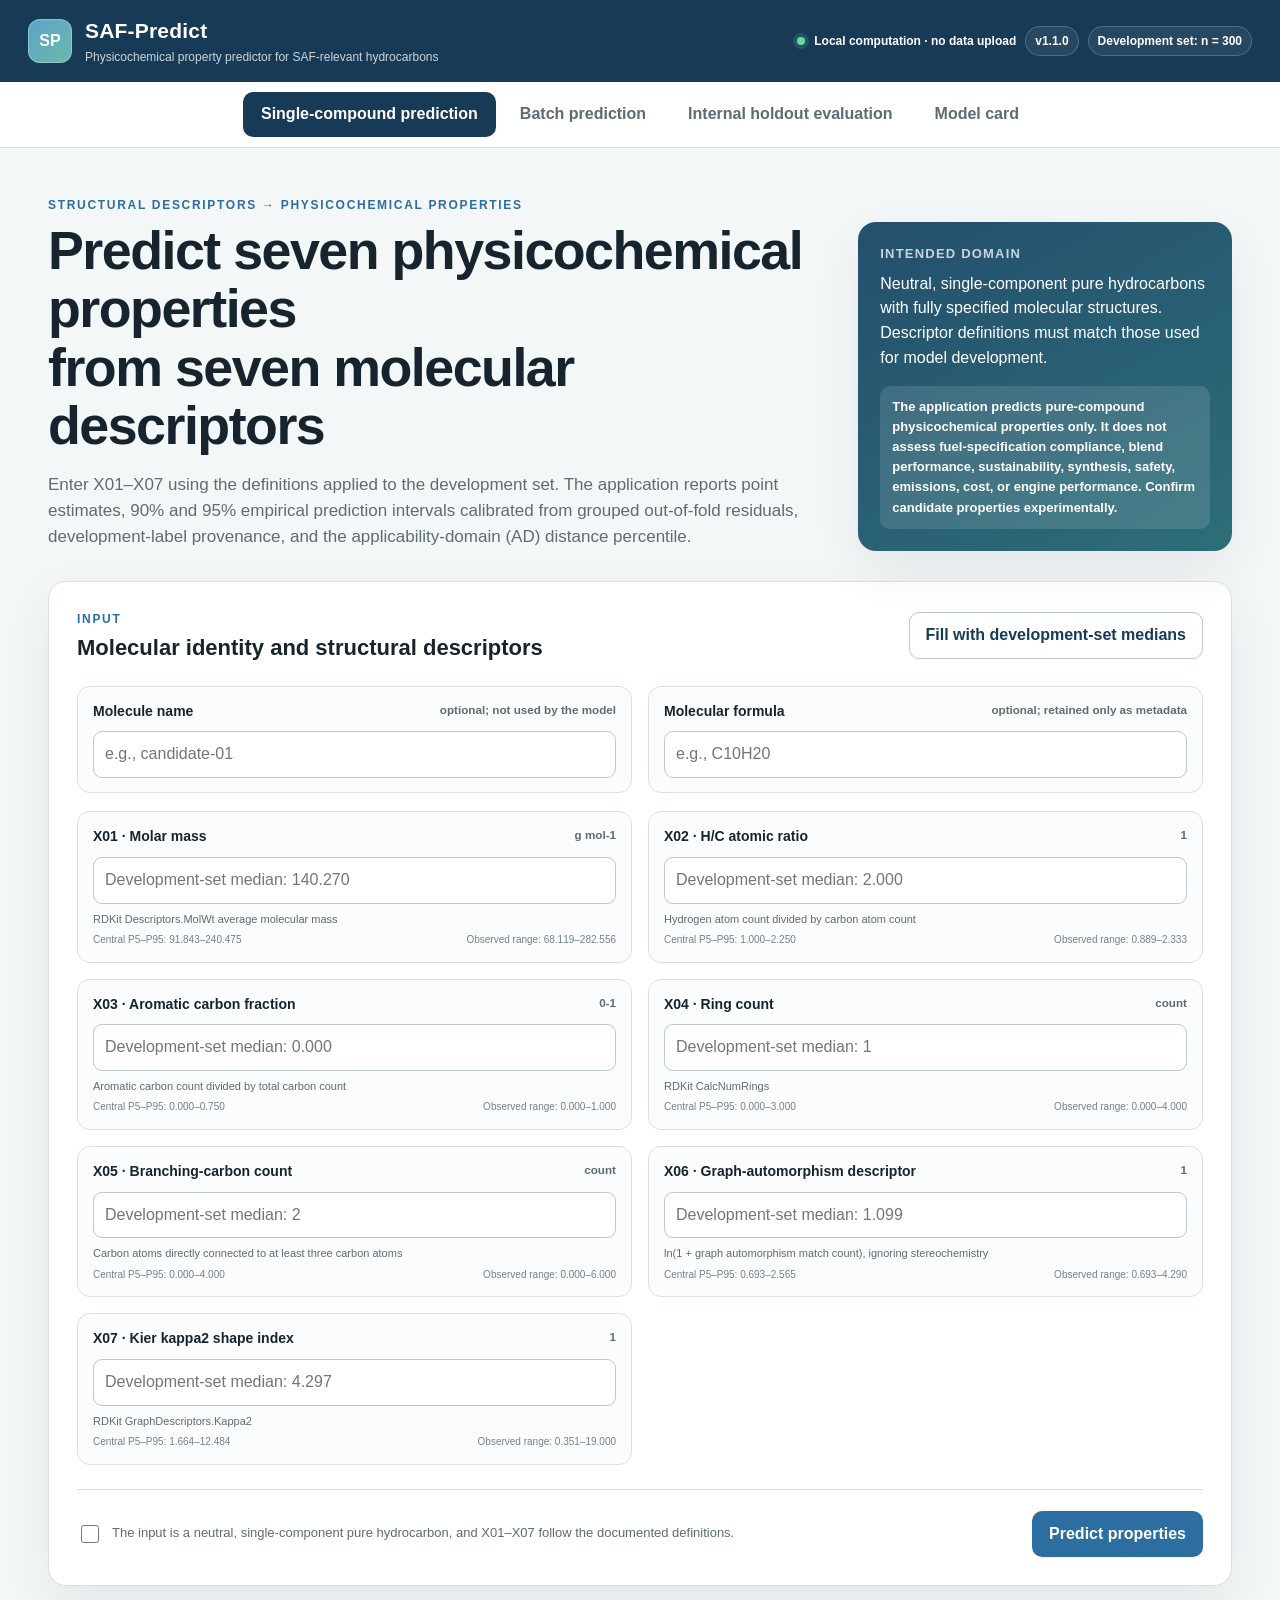
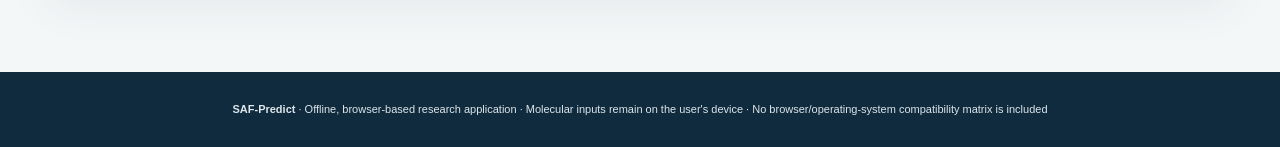
<file: index.html>
<!doctype html>
<html lang="en">
<head>
  <meta charset="utf-8">
  <meta name="viewport" content="width=device-width, initial-scale=1">
  <meta name="color-scheme" content="light">
  <meta name="description" content="Offline, browser-based research application for predicting seven physicochemical properties of SAF-relevant hydrocarbons from seven molecular descriptors.">
  <link rel="icon" href="data:,">
  <title>SAF-Predict | Physicochemical Property Predictor for SAF-Relevant Hydrocarbons</title>
  <link rel="stylesheet" href="styles.css">
  <script defer src="model_bundle.js"></script>
  <script defer src="held_out_test_data.js"></script>
  <script defer src="predictor_core.js"></script>
  <script defer src="app.js"></script>
</head>
<body>
  <header class="topbar">
    <div class="brand-wrap">
      <div class="brand-mark" aria-hidden="true">SP</div>
      <div>
        <div class="brand">SAF-Predict</div>
        <div class="brand-subtitle">Physicochemical property predictor for SAF-relevant hydrocarbons</div>
      </div>
    </div>
    <div class="top-status">
      <span class="status-dot"></span>Local computation · no data upload
      <span id="version-pill" class="pill">v—</span>
      <span class="pill">Development set: n = 300</span>
    </div>
  </header>

  <nav class="tabs" aria-label="Primary navigation">
    <button class="tab is-active" data-tab="single">Single-compound prediction</button>
    <button class="tab" data-tab="batch">Batch prediction</button>
    <button class="tab" data-tab="validation">Internal holdout evaluation</button>
    <button class="tab" data-tab="about">Model card</button>
  </nav>

  <main>
    <section id="tab-single" class="tab-panel is-active">
      <div class="hero-grid">
        <div>
          <p class="eyebrow">STRUCTURAL DESCRIPTORS → PHYSICOCHEMICAL PROPERTIES</p>
          <h1>Predict seven physicochemical properties<br>from seven molecular descriptors</h1>
          <p class="lead">Enter X01–X07 using the definitions applied to the development set. The application reports point estimates, 90% and 95% empirical prediction intervals calibrated from grouped out-of-fold residuals, development-label provenance, and the applicability-domain (AD) distance percentile.</p>
        </div>
        <aside class="scope-card">
          <div class="scope-title">Intended domain</div>
          <p>Neutral, single-component pure hydrocarbons with fully specified molecular structures. Descriptor definitions must match those used for model development.</p>
          <div class="scope-warning">The application predicts pure-compound physicochemical properties only. It does not assess fuel-specification compliance, blend performance, sustainability, synthesis, safety, emissions, cost, or engine performance. Confirm candidate properties experimentally.</div>
        </aside>
      </div>

      <form id="single-form" class="card input-card" novalidate>
        <div class="card-heading">
          <div>
            <p class="eyebrow">INPUT</p>
            <h2>Molecular identity and structural descriptors</h2>
          </div>
          <button id="fill-median" class="button button-secondary" type="button">Fill with development-set medians</button>
        </div>
        <div class="identity-grid">
          <label class="field identity-field">
            <span>Molecule name <small>optional; not used by the model</small></span>
            <input id="molecule-name" type="text" placeholder="e.g., candidate-01">
          </label>
          <label class="field identity-field">
            <span>Molecular formula <small>optional; retained only as metadata</small></span>
            <input id="molecular-formula" type="text" placeholder="e.g., C10H20">
          </label>
        </div>
        <div id="input-grid" class="descriptor-grid"></div>
        <div class="form-footer">
          <label class="confirm-row">
            <input id="hydrocarbon-confirm" type="checkbox" required>
            <span>The input is a neutral, single-component pure hydrocarbon, and X01–X07 follow the documented definitions.</span>
          </label>
          <button class="button button-primary" type="submit">Predict properties</button>
        </div>
      </form>

      <div id="single-message" class="message-slot" aria-live="polite"></div>
      <section id="single-results" class="results-section is-hidden" aria-live="polite">
        <div id="applicability-card"></div>
        <div id="prediction-groups"></div>
        <div id="prediction-warnings"></div>
      </section>
    </section>

    <section id="tab-batch" class="tab-panel">
      <div class="section-heading">
        <p class="eyebrow">BATCH PREDICTION</p>
        <h1>Batch prediction and CSV export</h1>
        <p class="lead narrow">Upload a CSV file containing X01–X07. Invalid rows do not interrupt the remaining predictions, and all calculations run locally in the browser.</p>
      </div>
      <div class="card batch-card">
        <div class="batch-actions">
          <label class="file-drop" for="batch-file">
            <span class="file-icon">CSV</span>
            <strong>Select or drop a CSV file</strong>
            <span id="batch-file-name">Required columns: X01, X02, X03, X04, X05, X06, X07</span>
            <input id="batch-file" type="file" accept=".csv,text/csv">
          </label>
          <div class="batch-side">
            <a class="button button-secondary" href="examples/batch_input_template.csv" download>Download input template</a>
            <button id="run-batch" class="button button-primary" type="button" disabled>Run batch prediction</button>
          </div>
        </div>
        <div id="batch-message" class="message-slot" aria-live="polite"></div>
        <div id="batch-preview"></div>
      </div>
      <section id="batch-results" class="is-hidden">
        <div id="batch-summary" class="metric-strip"></div>
        <div class="table-card">
          <div class="table-toolbar">
            <h2>Batch results</h2>
            <button id="download-batch" class="button button-secondary" type="button">Download complete results (CSV)</button>
          </div>
          <div class="table-scroll"><table id="batch-table"></table></div>
        </div>
      </section>
    </section>

    <section id="tab-validation" class="tab-panel">
      <div class="section-heading">
        <p class="eyebrow">INTERNAL HOLDOUT EVALUATION</p>
        <h1>Internal holdout evaluation</h1>
        <p class="lead narrow">According to the recorded workflow, model selection and hyperparameter selection used the development set (Sheet1; n = 300), followed by evaluation on the internal holdout set (Sheet2; n = 10). Current hashes identify the released artifacts but do not independently establish pre-evaluation chronology. This evaluation is not external, prospective, or experimental validation.</p>
      </div>
      <div id="validation-overview" class="metric-strip"></div>
      <div id="validation-alert"></div>
      <div class="table-card">
        <div class="table-toolbar">
          <h2>Internal holdout performance by property</h2>
          <div class="toolbar-links">
            <a href="validation/held_out_test_report.html">Open the evaluation report</a>
            <a href="validation/held_out_test_metrics.csv" download>Download metrics (CSV)</a>
            <a href="validation/held_out_test_predictions_long.csv" download>Download record-level predictions</a>
          </div>
        </div>
        <div class="table-scroll"><table id="validation-table"></table></div>
      </div>
      <div class="note-grid">
        <div class="note-card"><strong>Holdout limitation</strong><p>Nine of the ten records share a molecular formula with records in the development set. The results therefore describe testing within the same data-construction workflow.</p></div>
        <div class="note-card"><strong>Interval interpretation</strong><p>The 90% and 95% empirical prediction intervals were calibrated from molecular-formula-grouped out-of-fold residuals. They are neither Bayesian probabilities nor coverage guarantees for an individual compound.</p></div>
        <div class="note-card"><strong>Recorded workflow</strong><p>According to the recorded workflow, the internal holdout set was not used for model or hyperparameter selection. Current hashes identify artifacts but do not independently establish pre-evaluation chronology.</p></div>
      </div>
    </section>

    <section id="tab-about" class="tab-panel">
      <div class="section-heading">
        <p class="eyebrow">MODEL CARD</p>
        <h1>Models, variables, and limitations</h1>
      </div>
      <div class="about-grid">
        <article class="card prose-card">
          <h2>Fixed serialized models</h2>
          <div id="model-mapping"></div>
          <p>Volumetric net heat of combustion (Y02) is predicted by a separately fitted random-forest model trained on 162 identity-resolved development responses spanning 66 molecular-formula groups. Missing Y02 labels were excluded rather than filled with Y01 × Y03.</p>
          <p>The retained Y02 values were collected independently of the current Y01 and Y03 release columns. Identity linkage is documented, but direct experimental status, primary-source lineage, and measurement conditions remain unresolved for some rows; Y02 is therefore not presented uniformly as an experimental or high-confidence endpoint.</p>
        </article>
        <article class="card prose-card">
          <h2>Development-label provenance</h2>
          <p>This release is a provenance-aware hybrid dataset rather than an all-experimental database. Experimental, evaluated/compiled, calculated, correlation-estimated, constructed, and unresolved database values are identified in <a href="data/provenance_long.csv">the record-property provenance table</a>; source links and access notes are provided in <a href="data/references.csv">the reference registry</a>.</p>
          <p>Compiled source conditions are retained for density and flash-point labels; these values must not be interpreted as measurements obtained using one standardized certification method.</p>
          <p>Formula-derived values contribute substantially to the development labels for flash point and kinematic viscosity at 40 °C. Interpret these predictions with their empirical prediction intervals and applicability-domain (AD) distance percentile.</p>
        </article>
        <article class="card prose-card wide-card">
          <h2>Limitations</h2>
          <div class="boundary-grid">
            <p><strong>Y01</strong>: Net heat of combustion/lower heating value; not higher heating value or life-cycle carbon intensity.</p>
            <p><strong>Y04</strong>: Pure-compound solid–liquid phase-transition temperature; not the freezing point of a finished fuel.</p>
            <p><strong>Y05</strong>: Pure-compound boiling point; not a fuel distillation curve.</p>
            <p><strong>Y06</strong>: Flash point depends on open-/closed-cup method and measurement conditions.</p>
            <p><strong>Y07</strong>: Kinematic viscosity at 40 °C; not a low-temperature aviation-fuel viscosity specification.</p>
            <p><strong>Applicability-domain (AD) distance percentile</strong>: Position in the development-set reference-distance distribution; not a calibrated prediction-error probability.</p>
          </div>
        </article>
      </div>
      <div class="download-panel">
        <div><strong>Traceability and release artifacts</strong><span>The model card, model artifact manifest, development summary, internal holdout evaluation report, reference-case test, and release checks accompany the fixed serialized model artifacts.</span></div>
        <div class="toolbar-links">
          <a href="models/model_card.json">Model card (JSON)</a>
          <a href="models/model_artifact_manifest.json">Model artifact manifest</a>
          <a href="models/model_training_summary.csv">Development summary</a>
          <a href="RELEASE_CHECKS.json">Release checks</a>
          <a href="tests/test_js_against_python_reference_cases.js">JavaScript reference-case test</a>
          <a href="release_manifest.json">Release manifest</a>
          <a href="README.html">User guide</a>
        </div>
      </div>
    </section>
  </main>

  <footer>
    <p><strong>SAF-Predict</strong> · Offline, browser-based research application · Molecular inputs remain on the user's device · No browser/operating-system compatibility matrix is included</p>
  </footer>
</body>
</html>
</file>
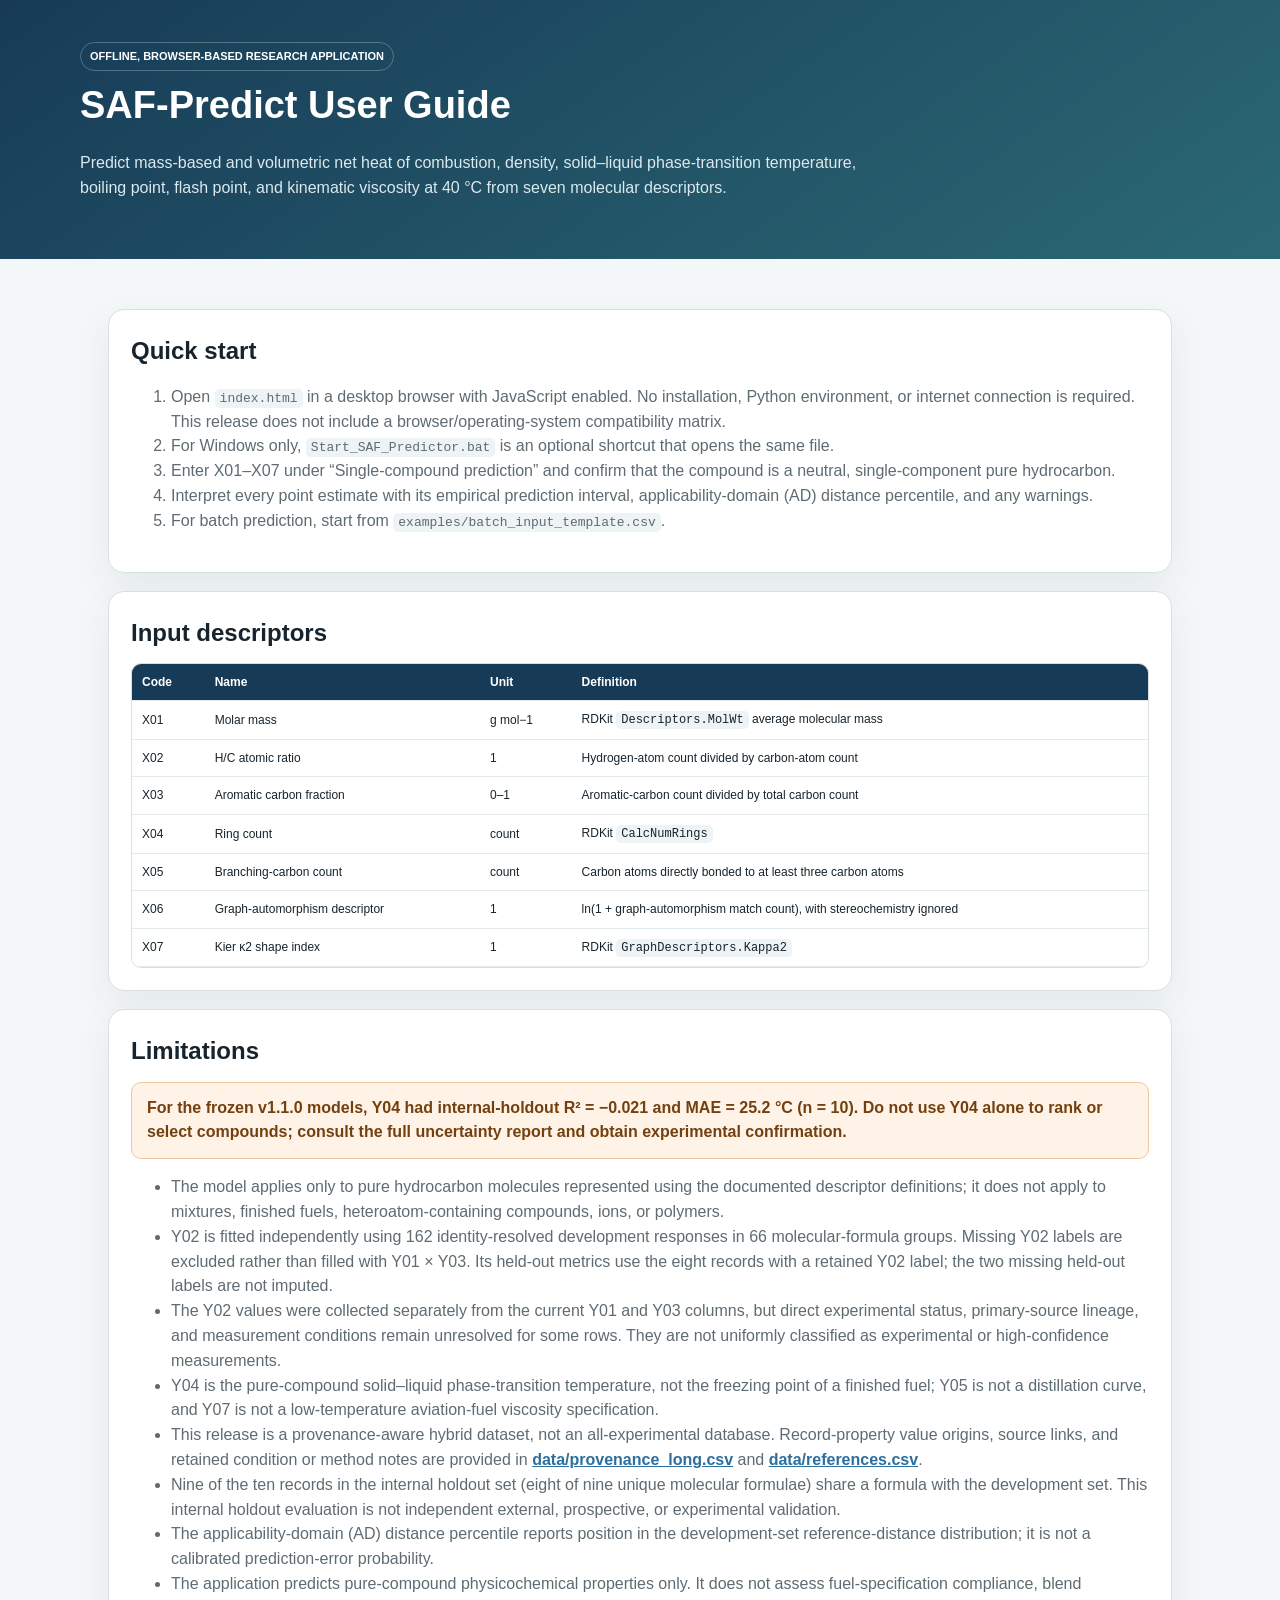
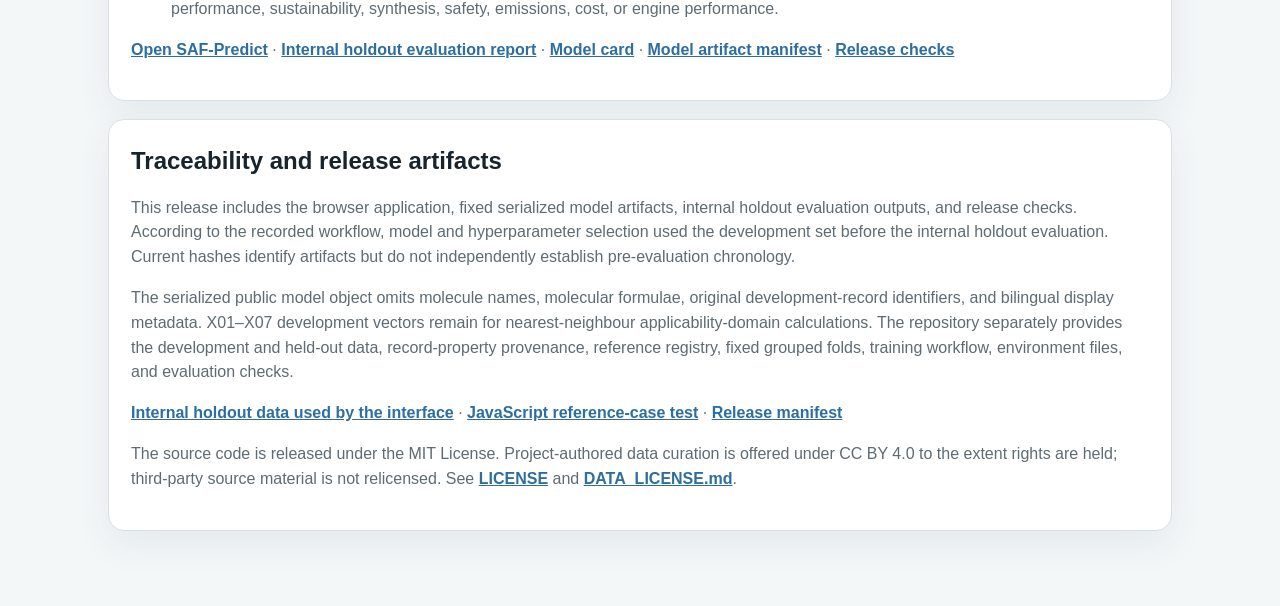
<file: README.html>
<!doctype html>
<html lang="en">
<head>
  <meta charset="utf-8">
  <meta name="viewport" content="width=device-width,initial-scale=1">
  <link rel="icon" href="data:,">
  <title>SAF-Predict User Guide</title>
  <style>
    :root{--ink:#17242d;--muted:#5e6b73;--line:#d8e0e4;--navy:#173b57;--blue:#2c6e9f;--canvas:#f4f7f8;--red:#a3413d;--amber:#b66a2c}
    *{box-sizing:border-box}body{margin:0;background:var(--canvas);color:var(--ink);font-family:Arial,sans-serif;line-height:1.55}
    header{padding:42px max(28px,calc((100vw - 1120px)/2));color:#fff;background:linear-gradient(145deg,#173b57,#2b6874)}
    header h1{margin:5px 0;font-size:38px}header p{max-width:820px;color:#dce9ee}.tag{display:inline-block;padding:5px 9px;border:1px solid rgba(255,255,255,.25);border-radius:999px;font-size:11px;font-weight:700}
    main{max-width:1120px;margin:0 auto;padding:32px 28px 60px}.card{margin:18px 0;padding:22px;background:#fff;border:1px solid var(--line);border-radius:16px;box-shadow:0 14px 36px rgba(21,50,68,.07)}
    h2{margin:0 0 12px}p,li{color:var(--muted)}.alert{padding:13px 15px;border-radius:10px;color:#74400e;background:#fff3e8;border:1px solid #efc79f;font-weight:700}
    .table-scroll{overflow:auto;border:1px solid var(--line);border-radius:10px}table{width:100%;border-collapse:collapse;background:#fff;font-size:12px}th{color:#fff;background:var(--navy);text-align:left;white-space:nowrap}th,td{padding:9px 10px;border-bottom:1px solid #e5eaed}tbody tr:hover{background:#f5f9fb}
    code{padding:2px 5px;border-radius:5px;background:#eef3f5}a{color:var(--blue);font-weight:700}
    @media(max-width:760px){header h1{font-size:30px}}@media(max-width:520px){main{padding:24px 14px}}
  </style>
</head>
<body>
  <header><span class="tag">OFFLINE, BROWSER-BASED RESEARCH APPLICATION</span><h1>SAF-Predict User Guide</h1><p>Predict mass-based and volumetric net heat of combustion, density, solid–liquid phase-transition temperature, boiling point, flash point, and kinematic viscosity at 40 °C from seven molecular descriptors.</p></header>
  <main>
    <section class="card">
      <h2>Quick start</h2>
      <ol>
        <li>Open <code>index.html</code> in a desktop browser with JavaScript enabled. No installation, Python environment, or internet connection is required. This release does not include a browser/operating-system compatibility matrix.</li>
        <li>For Windows only, <code>Start_SAF_Predictor.bat</code> is an optional shortcut that opens the same file.</li>
        <li>Enter X01–X07 under “Single-compound prediction” and confirm that the compound is a neutral, single-component pure hydrocarbon.</li>
        <li>Interpret every point estimate with its empirical prediction interval, applicability-domain (AD) distance percentile, and any warnings.</li>
        <li>For batch prediction, start from <code>examples/batch_input_template.csv</code>.</li>
      </ol>
    </section>
    <section class="card">
      <h2>Input descriptors</h2>
      <div class="table-scroll"><table><thead><tr><th>Code</th><th>Name</th><th>Unit</th><th>Definition</th></tr></thead><tbody>
        <tr><td>X01</td><td>Molar mass</td><td>g mol−1</td><td>RDKit <code>Descriptors.MolWt</code> average molecular mass</td></tr>
        <tr><td>X02</td><td>H/C atomic ratio</td><td>1</td><td>Hydrogen-atom count divided by carbon-atom count</td></tr>
        <tr><td>X03</td><td>Aromatic carbon fraction</td><td>0–1</td><td>Aromatic-carbon count divided by total carbon count</td></tr>
        <tr><td>X04</td><td>Ring count</td><td>count</td><td>RDKit <code>CalcNumRings</code></td></tr>
        <tr><td>X05</td><td>Branching-carbon count</td><td>count</td><td>Carbon atoms directly bonded to at least three carbon atoms</td></tr>
        <tr><td>X06</td><td>Graph-automorphism descriptor</td><td>1</td><td>ln(1 + graph-automorphism match count), with stereochemistry ignored</td></tr>
        <tr><td>X07</td><td>Kier κ2 shape index</td><td>1</td><td>RDKit <code>GraphDescriptors.Kappa2</code></td></tr>
      </tbody></table></div>
    </section>
    <section class="card">
      <h2>Limitations</h2>
      <div class="alert">For the frozen v1.1.0 models, Y04 had internal-holdout R² = −0.021 and MAE = 25.2 °C (n = 10). Do not use Y04 alone to rank or select compounds; consult the full uncertainty report and obtain experimental confirmation.</div>
      <ul>
        <li>The model applies only to pure hydrocarbon molecules represented using the documented descriptor definitions; it does not apply to mixtures, finished fuels, heteroatom-containing compounds, ions, or polymers.</li>
        <li>Y02 is fitted independently using 162 identity-resolved development responses in 66 molecular-formula groups. Missing Y02 labels are excluded rather than filled with Y01 × Y03. Its held-out metrics use the eight records with a retained Y02 label; the two missing held-out labels are not imputed.</li>
        <li>The Y02 values were collected separately from the current Y01 and Y03 columns, but direct experimental status, primary-source lineage, and measurement conditions remain unresolved for some rows. They are not uniformly classified as experimental or high-confidence measurements.</li>
        <li>Y04 is the pure-compound solid–liquid phase-transition temperature, not the freezing point of a finished fuel; Y05 is not a distillation curve, and Y07 is not a low-temperature aviation-fuel viscosity specification.</li>
        <li>This release is a provenance-aware hybrid dataset, not an all-experimental database. Record-property value origins, source links, and retained condition or method notes are provided in <a href="data/provenance_long.csv">data/provenance_long.csv</a> and <a href="data/references.csv">data/references.csv</a>.</li>
        <li>Nine of the ten records in the internal holdout set (eight of nine unique molecular formulae) share a formula with the development set. This internal holdout evaluation is not independent external, prospective, or experimental validation.</li>
        <li>The applicability-domain (AD) distance percentile reports position in the development-set reference-distance distribution; it is not a calibrated prediction-error probability.</li>
        <li>The application predicts pure-compound physicochemical properties only. It does not assess fuel-specification compliance, blend performance, sustainability, synthesis, safety, emissions, cost, or engine performance.</li>
      </ul>
      <p><a href="index.html">Open SAF-Predict</a> · <a href="validation/held_out_test_report.html">Internal holdout evaluation report</a> · <a href="models/MODEL_CARD.md">Model card</a> · <a href="models/model_artifact_manifest.json">Model artifact manifest</a> · <a href="RELEASE_CHECKS.json">Release checks</a></p>
    </section>
    <section class="card">
      <h2>Traceability and release artifacts</h2>
      <p>This release includes the browser application, fixed serialized model artifacts, internal holdout evaluation outputs, and release checks. According to the recorded workflow, model and hyperparameter selection used the development set before the internal holdout evaluation. Current hashes identify artifacts but do not independently establish pre-evaluation chronology.</p>
      <p>The serialized public model object omits molecule names, molecular formulae, original development-record identifiers, and bilingual display metadata. X01–X07 development vectors remain for nearest-neighbour applicability-domain calculations. The repository separately provides the development and held-out data, record-property provenance, reference registry, fixed grouped folds, training workflow, environment files, and evaluation checks.</p>
      <p><a href="held_out_test_data.js">Internal holdout data used by the interface</a> · <a href="tests/test_js_against_python_reference_cases.js">JavaScript reference-case test</a> · <a href="release_manifest.json">Release manifest</a></p>
      <p>The source code is released under the MIT License. Project-authored data curation is offered under CC BY 4.0 to the extent rights are held; third-party source material is not relicensed. See <a href="LICENSE">LICENSE</a> and <a href="DATA_LICENSE.md">DATA_LICENSE.md</a>.</p>
    </section>
  </main>
</body>
</html>
</file>
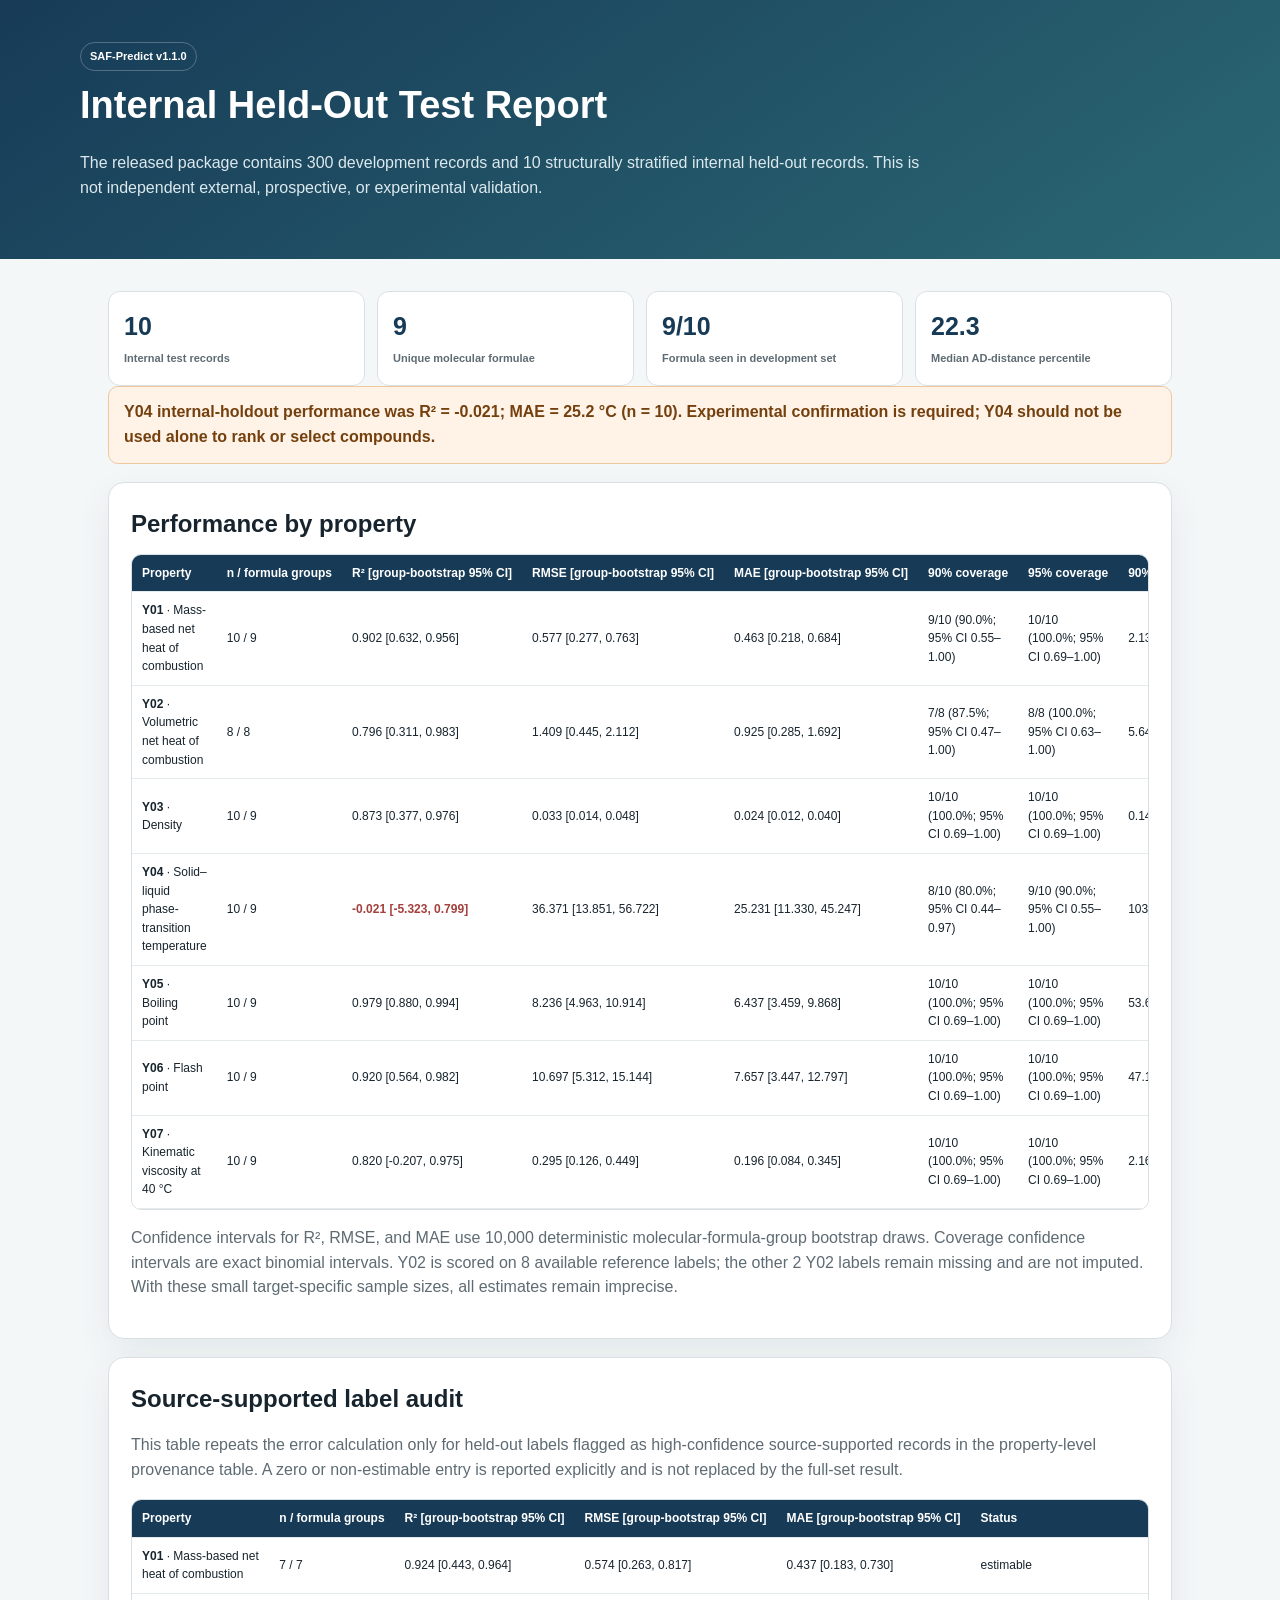
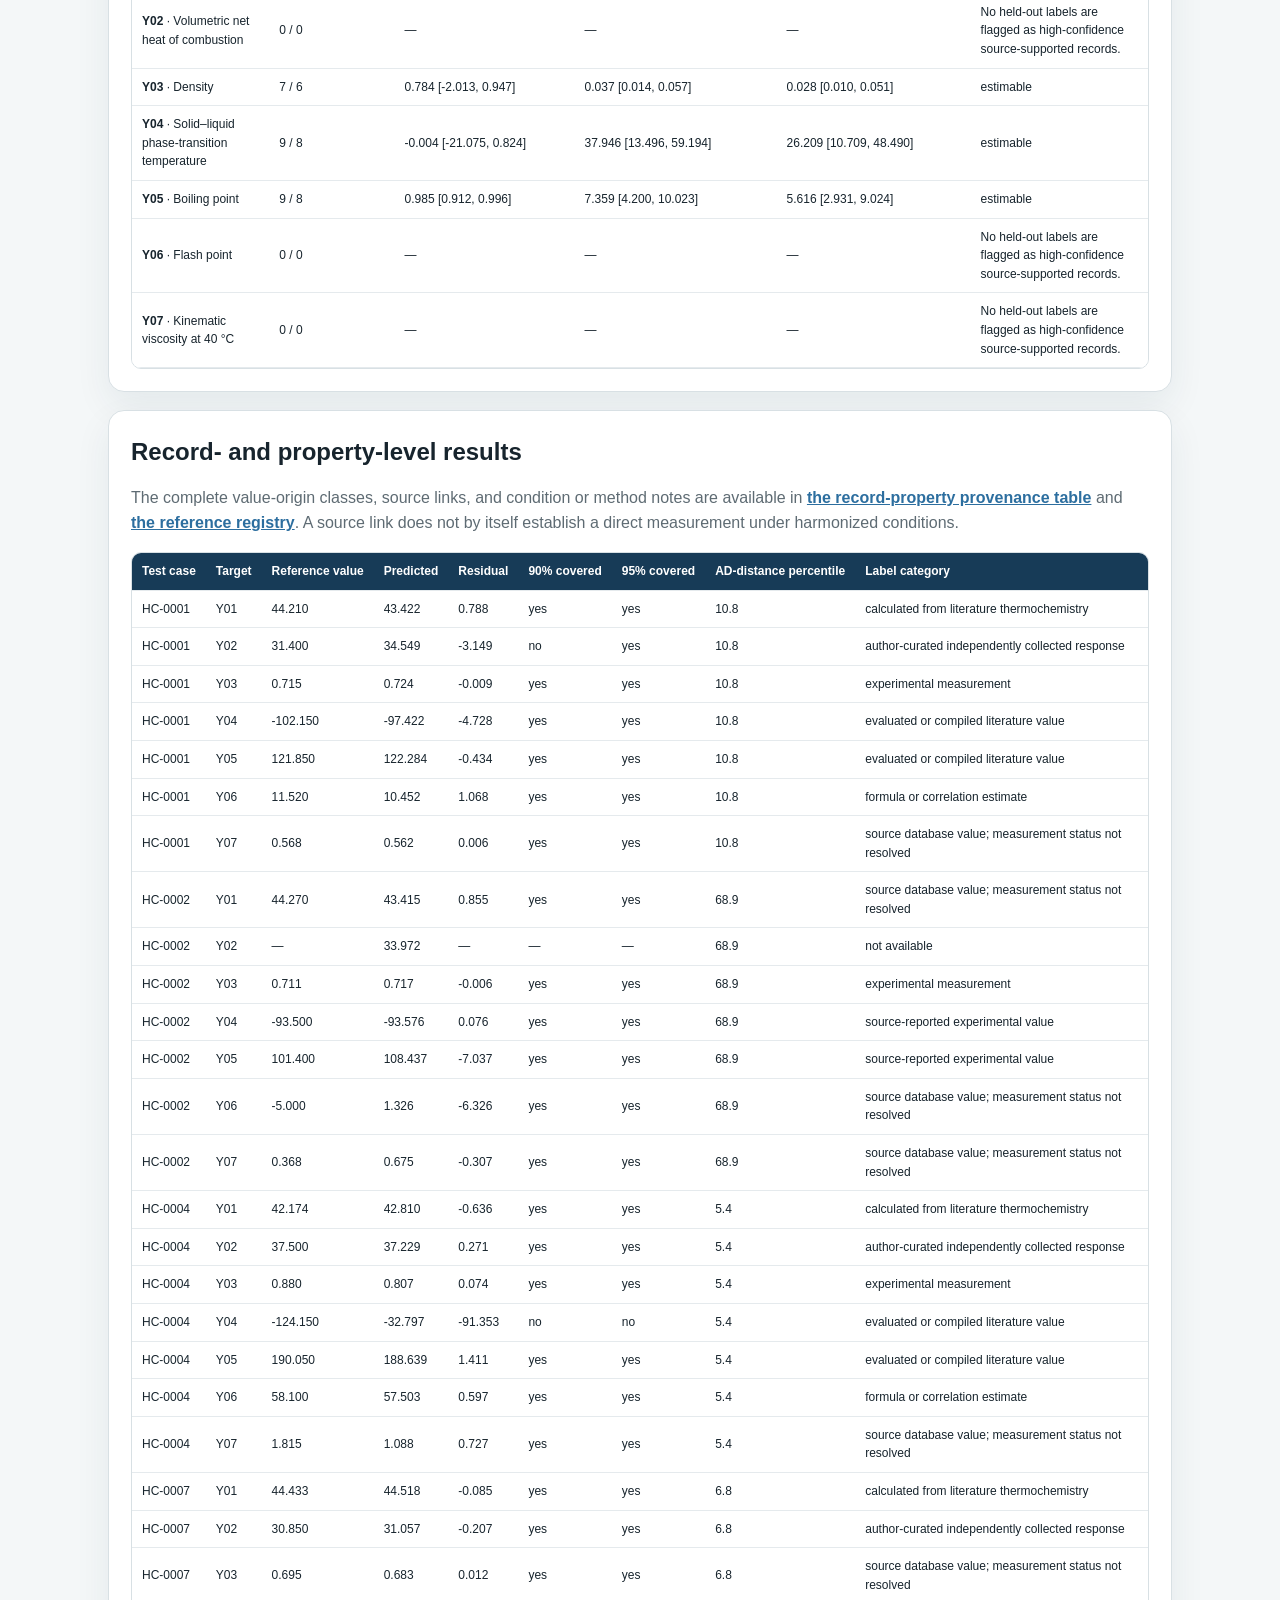
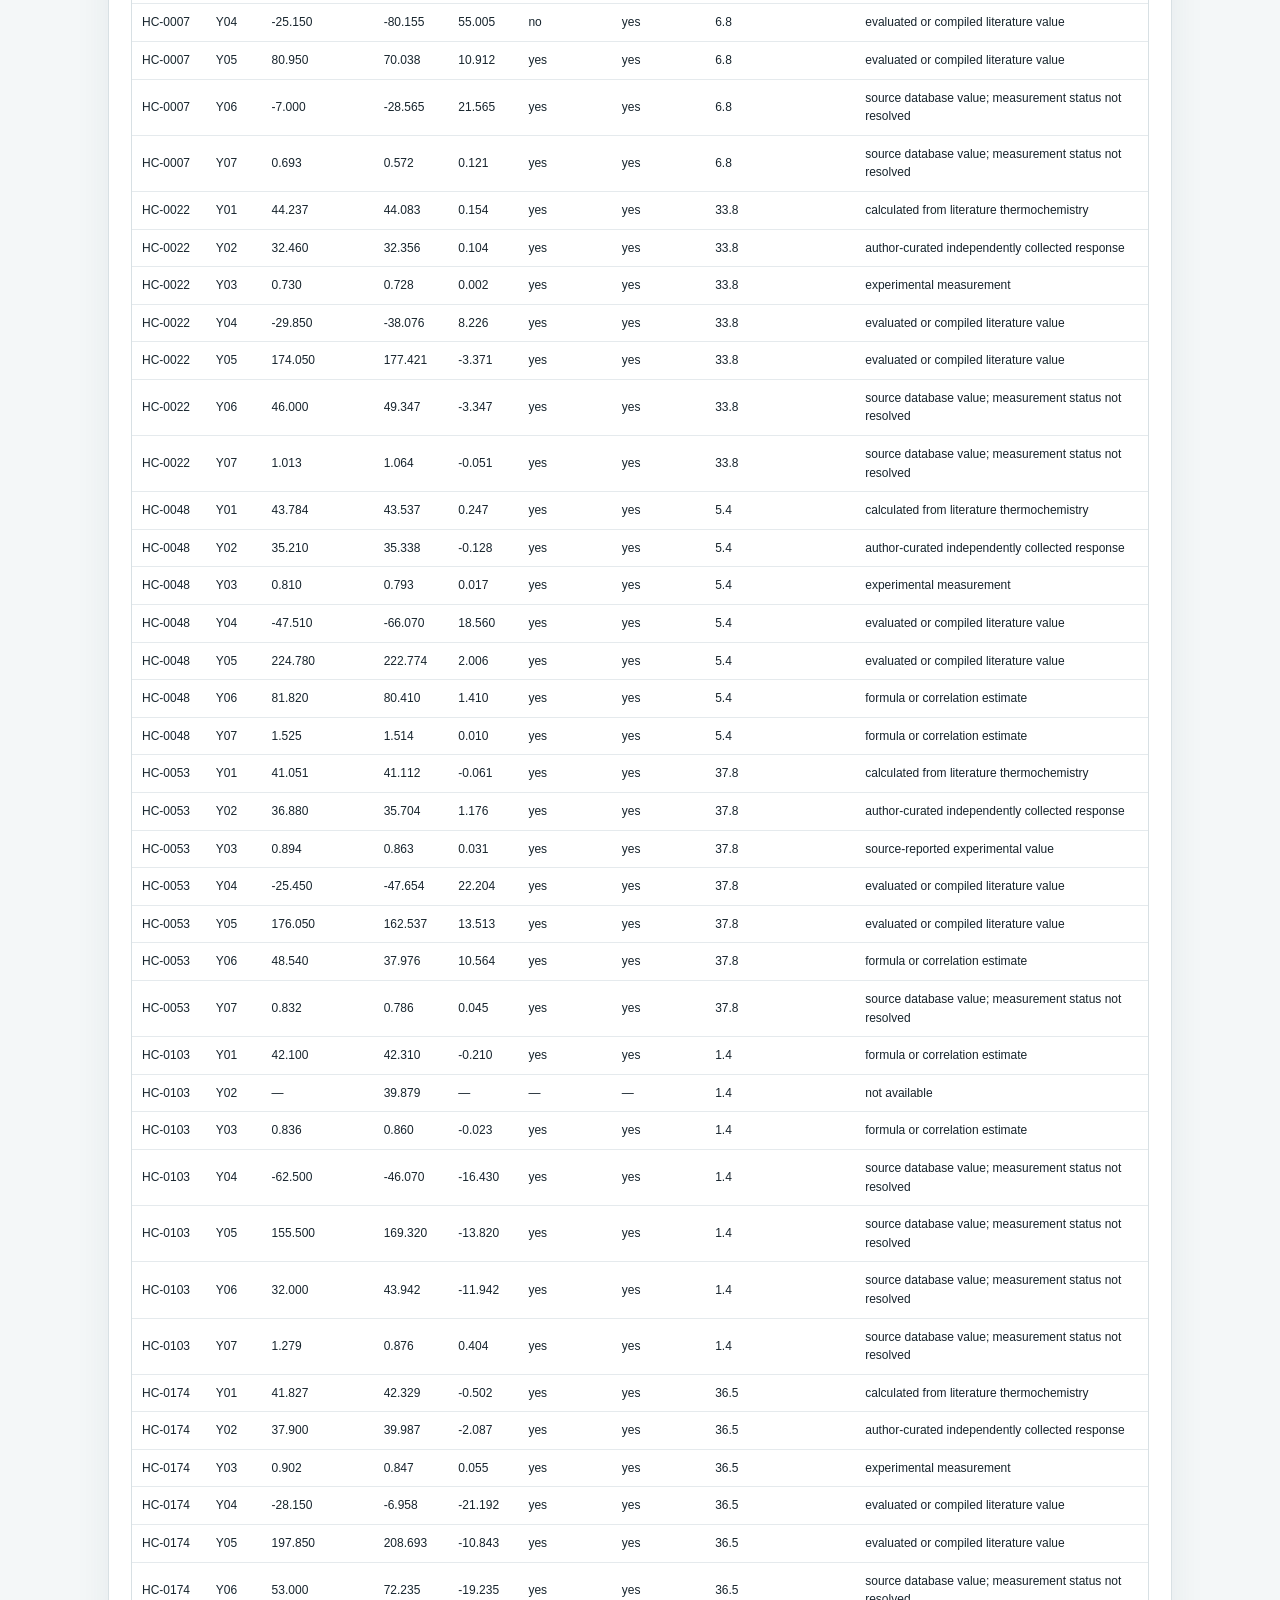
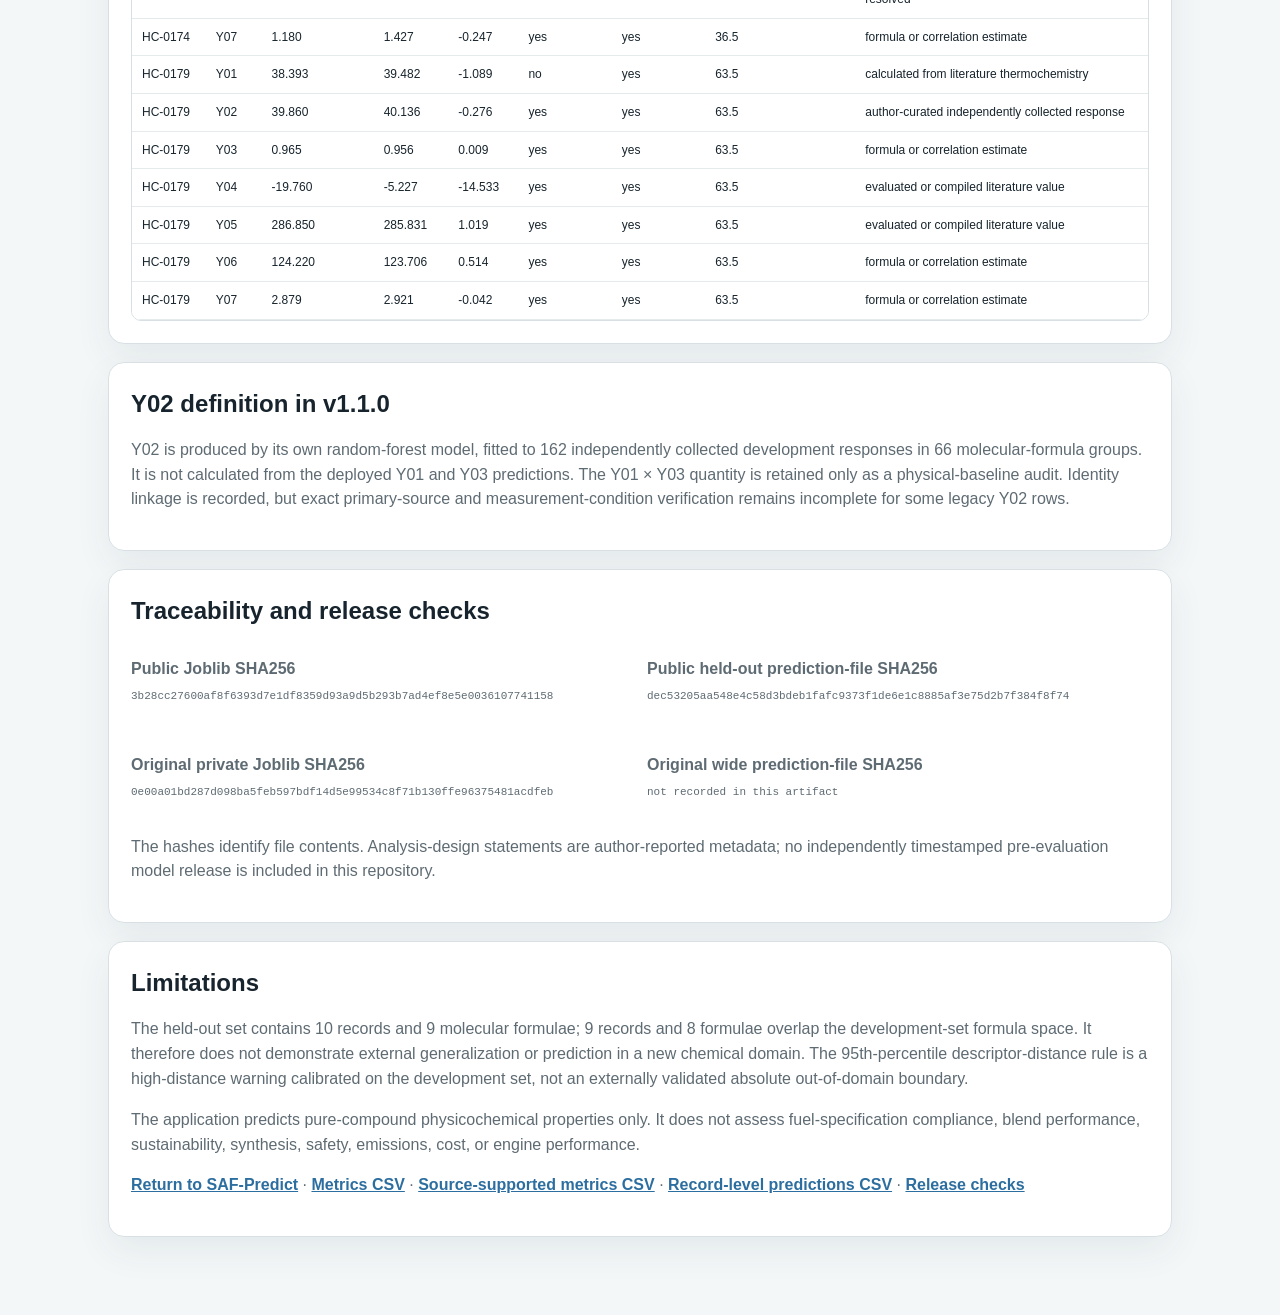
<file: validation/held_out_test_report.html>
<!doctype html>
<html lang="en"><head><meta charset="utf-8"><meta name="viewport" content="width=device-width,initial-scale=1"><link rel="icon" href="data:,">
<title>SAF-Predict Internal Held-Out Test Report</title>
<style>
:root{--ink:#17242d;--muted:#5e6b73;--line:#d8e0e4;--navy:#173b57;--blue:#2c6e9f;--canvas:#f4f7f8;--red:#a3413d;--amber:#b66a2c}
*{box-sizing:border-box}body{margin:0;background:var(--canvas);color:var(--ink);font-family:Arial,sans-serif;line-height:1.55}
header{padding:42px max(28px,calc((100vw - 1120px)/2));color:#fff;background:linear-gradient(145deg,#173b57,#2b6874)}
header h1{margin:5px 0;font-size:38px}header p{max-width:850px;color:#dce9ee}.tag{display:inline-block;padding:5px 9px;border:1px solid rgba(255,255,255,.25);border-radius:999px;font-size:11px;font-weight:700}
main{max-width:1120px;margin:0 auto;padding:32px 28px 60px}.card{margin:18px 0;padding:22px;background:#fff;border:1px solid var(--line);border-radius:16px;box-shadow:0 14px 36px rgba(21,50,68,.07)}
h2{margin:0 0 12px}p,li{color:var(--muted)}.metrics{display:grid;grid-template-columns:repeat(4,minmax(0,1fr));gap:12px}.metric{padding:15px;background:#fff;border:1px solid var(--line);border-radius:12px}.metric strong{display:block;font-size:25px;color:var(--navy)}.metric span{font-size:11px;color:var(--muted);font-weight:700}
.alert{padding:13px 15px;border-radius:10px;color:#74400e;background:#fff3e8;border:1px solid #efc79f;font-weight:700}.table-scroll{overflow:auto;border:1px solid var(--line);border-radius:10px}table{width:100%;border-collapse:collapse;background:#fff;font-size:12px}th{color:#fff;background:var(--navy);text-align:left;white-space:nowrap}th,td{padding:9px 10px;border-bottom:1px solid #e5eaed}tbody tr:hover{background:#f5f9fb}.negative{color:var(--red);font-weight:800}
code{padding:2px 5px;border-radius:5px;background:#eef3f5}a{color:var(--blue);font-weight:700}.hash{word-break:break-all;font-family:Consolas,monospace;font-size:11px}.grid{display:grid;grid-template-columns:repeat(2,minmax(0,1fr));gap:14px}
@media(max-width:760px){.metrics,.grid{grid-template-columns:1fr 1fr}header h1{font-size:30px}}@media(max-width:520px){.metrics,.grid{grid-template-columns:1fr}main{padding:24px 14px}}
</style></head><body>
<header><span class="tag">SAF-Predict v1.1.0</span><h1>Internal Held-Out Test Report</h1><p>The released package contains 300 development records and 10 structurally stratified internal held-out records. This is not independent external, prospective, or experimental validation.</p></header>
<main>
<section class="metrics"><div class="metric"><strong>10</strong><span>Internal test records</span></div><div class="metric"><strong>9</strong><span>Unique molecular formulae</span></div><div class="metric"><strong>9/10</strong><span>Formula seen in development set</span></div><div class="metric"><strong>22.3</strong><span>Median AD-distance percentile</span></div></section>
<div class="alert">Y04 internal-holdout performance was R² = -0.021; MAE = 25.2 °C (n = 10). Experimental confirmation is required; Y04 should not be used alone to rank or select compounds.</div>
<section class="card"><h2>Performance by property</h2><div class="table-scroll"><table><thead><tr><th>Property</th><th>n / formula groups</th><th>R² [group-bootstrap 95% CI]</th><th>RMSE [group-bootstrap 95% CI]</th><th>MAE [group-bootstrap 95% CI]</th><th>90% coverage</th><th>95% coverage</th><th>90% width</th><th>95% width</th></tr></thead><tbody><tr><td><strong>Y01</strong> · Mass-based net heat of combustion</td><td>10 / 9</td><td class="">0.902 [0.632, 0.956]</td><td>0.577 [0.277, 0.763]</td><td>0.463 [0.218, 0.684]</td><td>9/10 (90.0%; 95% CI 0.55–1.00)</td><td>10/10 (100.0%; 95% CI 0.69–1.00)</td><td>2.136</td><td>3.778</td></tr><tr><td><strong>Y02</strong> · Volumetric net heat of combustion</td><td>8 / 8</td><td class="">0.796 [0.311, 0.983]</td><td>1.409 [0.445, 2.112]</td><td>0.925 [0.285, 1.692]</td><td>7/8 (87.5%; 95% CI 0.47–1.00)</td><td>8/8 (100.0%; 95% CI 0.63–1.00)</td><td>5.642</td><td>7.311</td></tr><tr><td><strong>Y03</strong> · Density</td><td>10 / 9</td><td class="">0.873 [0.377, 0.976]</td><td>0.033 [0.014, 0.048]</td><td>0.024 [0.012, 0.040]</td><td>10/10 (100.0%; 95% CI 0.69–1.00)</td><td>10/10 (100.0%; 95% CI 0.69–1.00)</td><td>0.148</td><td>0.160</td></tr><tr><td><strong>Y04</strong> · Solid–liquid phase-transition temperature</td><td>10 / 9</td><td class="negative">-0.021 [-5.323, 0.799]</td><td>36.371 [13.851, 56.722]</td><td>25.231 [11.330, 45.247]</td><td>8/10 (80.0%; 95% CI 0.44–0.97)</td><td>9/10 (90.0%; 95% CI 0.55–1.00)</td><td>103.733</td><td>129.488</td></tr><tr><td><strong>Y05</strong> · Boiling point</td><td>10 / 9</td><td class="">0.979 [0.880, 0.994]</td><td>8.236 [4.963, 10.914]</td><td>6.437 [3.459, 9.868]</td><td>10/10 (100.0%; 95% CI 0.69–1.00)</td><td>10/10 (100.0%; 95% CI 0.69–1.00)</td><td>53.650</td><td>76.172</td></tr><tr><td><strong>Y06</strong> · Flash point</td><td>10 / 9</td><td class="">0.920 [0.564, 0.982]</td><td>10.697 [5.312, 15.144]</td><td>7.657 [3.447, 12.797]</td><td>10/10 (100.0%; 95% CI 0.69–1.00)</td><td>10/10 (100.0%; 95% CI 0.69–1.00)</td><td>47.181</td><td>53.653</td></tr><tr><td><strong>Y07</strong> · Kinematic viscosity at 40 °C</td><td>10 / 9</td><td class="">0.820 [-0.207, 0.975]</td><td>0.295 [0.126, 0.449]</td><td>0.196 [0.084, 0.345]</td><td>10/10 (100.0%; 95% CI 0.69–1.00)</td><td>10/10 (100.0%; 95% CI 0.69–1.00)</td><td>2.162</td><td>3.672</td></tr></tbody></table></div><p>Confidence intervals for R², RMSE, and MAE use 10,000 deterministic molecular-formula-group bootstrap draws. Coverage confidence intervals are exact binomial intervals. Y02 is scored on 8 available reference labels; the other 2 Y02 labels remain missing and are not imputed. With these small target-specific sample sizes, all estimates remain imprecise.</p></section>
<section class="card"><h2>Source-supported label audit</h2><p>This table repeats the error calculation only for held-out labels flagged as high-confidence source-supported records in the property-level provenance table. A zero or non-estimable entry is reported explicitly and is not replaced by the full-set result.</p><div class="table-scroll"><table><thead><tr><th>Property</th><th>n / formula groups</th><th>R² [group-bootstrap 95% CI]</th><th>RMSE [group-bootstrap 95% CI]</th><th>MAE [group-bootstrap 95% CI]</th><th>Status</th></tr></thead><tbody><tr><td><strong>Y01</strong> · Mass-based net heat of combustion</td><td>7 / 7</td><td>0.924 [0.443, 0.964]</td><td>0.574 [0.263, 0.817]</td><td>0.437 [0.183, 0.730]</td><td>estimable</td></tr><tr><td><strong>Y02</strong> · Volumetric net heat of combustion</td><td>0 / 0</td><td>—</td><td>—</td><td>—</td><td>No held-out labels are flagged as high-confidence source-supported records.</td></tr><tr><td><strong>Y03</strong> · Density</td><td>7 / 6</td><td>0.784 [-2.013, 0.947]</td><td>0.037 [0.014, 0.057]</td><td>0.028 [0.010, 0.051]</td><td>estimable</td></tr><tr><td><strong>Y04</strong> · Solid–liquid phase-transition temperature</td><td>9 / 8</td><td>-0.004 [-21.075, 0.824]</td><td>37.946 [13.496, 59.194]</td><td>26.209 [10.709, 48.490]</td><td>estimable</td></tr><tr><td><strong>Y05</strong> · Boiling point</td><td>9 / 8</td><td>0.985 [0.912, 0.996]</td><td>7.359 [4.200, 10.023]</td><td>5.616 [2.931, 9.024]</td><td>estimable</td></tr><tr><td><strong>Y06</strong> · Flash point</td><td>0 / 0</td><td>—</td><td>—</td><td>—</td><td>No held-out labels are flagged as high-confidence source-supported records.</td></tr><tr><td><strong>Y07</strong> · Kinematic viscosity at 40 °C</td><td>0 / 0</td><td>—</td><td>—</td><td>—</td><td>No held-out labels are flagged as high-confidence source-supported records.</td></tr></tbody></table></div></section>
<section class="card"><h2>Record- and property-level results</h2><p>The complete value-origin classes, source links, and condition or method notes are available in <a href="../data/provenance_long.csv">the record-property provenance table</a> and <a href="../data/references.csv">the reference registry</a>. A source link does not by itself establish a direct measurement under harmonized conditions.</p><div class="table-scroll"><table><thead><tr><th>Test case</th><th>Target</th><th>Reference value</th><th>Predicted</th><th>Residual</th><th>90% covered</th><th>95% covered</th><th>AD-distance percentile</th><th>Label category</th></tr></thead><tbody><tr><td>HC-0001</td><td>Y01</td><td>44.210</td><td>43.422</td><td>0.788</td><td>yes</td><td>yes</td><td>10.8</td><td>calculated from literature thermochemistry</td></tr><tr><td>HC-0001</td><td>Y02</td><td>31.400</td><td>34.549</td><td>-3.149</td><td>no</td><td>yes</td><td>10.8</td><td>author-curated independently collected response</td></tr><tr><td>HC-0001</td><td>Y03</td><td>0.715</td><td>0.724</td><td>-0.009</td><td>yes</td><td>yes</td><td>10.8</td><td>experimental measurement</td></tr><tr><td>HC-0001</td><td>Y04</td><td>-102.150</td><td>-97.422</td><td>-4.728</td><td>yes</td><td>yes</td><td>10.8</td><td>evaluated or compiled literature value</td></tr><tr><td>HC-0001</td><td>Y05</td><td>121.850</td><td>122.284</td><td>-0.434</td><td>yes</td><td>yes</td><td>10.8</td><td>evaluated or compiled literature value</td></tr><tr><td>HC-0001</td><td>Y06</td><td>11.520</td><td>10.452</td><td>1.068</td><td>yes</td><td>yes</td><td>10.8</td><td>formula or correlation estimate</td></tr><tr><td>HC-0001</td><td>Y07</td><td>0.568</td><td>0.562</td><td>0.006</td><td>yes</td><td>yes</td><td>10.8</td><td>source database value; measurement status not resolved</td></tr><tr><td>HC-0002</td><td>Y01</td><td>44.270</td><td>43.415</td><td>0.855</td><td>yes</td><td>yes</td><td>68.9</td><td>source database value; measurement status not resolved</td></tr><tr><td>HC-0002</td><td>Y02</td><td>—</td><td>33.972</td><td>—</td><td>—</td><td>—</td><td>68.9</td><td>not available</td></tr><tr><td>HC-0002</td><td>Y03</td><td>0.711</td><td>0.717</td><td>-0.006</td><td>yes</td><td>yes</td><td>68.9</td><td>experimental measurement</td></tr><tr><td>HC-0002</td><td>Y04</td><td>-93.500</td><td>-93.576</td><td>0.076</td><td>yes</td><td>yes</td><td>68.9</td><td>source-reported experimental value</td></tr><tr><td>HC-0002</td><td>Y05</td><td>101.400</td><td>108.437</td><td>-7.037</td><td>yes</td><td>yes</td><td>68.9</td><td>source-reported experimental value</td></tr><tr><td>HC-0002</td><td>Y06</td><td>-5.000</td><td>1.326</td><td>-6.326</td><td>yes</td><td>yes</td><td>68.9</td><td>source database value; measurement status not resolved</td></tr><tr><td>HC-0002</td><td>Y07</td><td>0.368</td><td>0.675</td><td>-0.307</td><td>yes</td><td>yes</td><td>68.9</td><td>source database value; measurement status not resolved</td></tr><tr><td>HC-0004</td><td>Y01</td><td>42.174</td><td>42.810</td><td>-0.636</td><td>yes</td><td>yes</td><td>5.4</td><td>calculated from literature thermochemistry</td></tr><tr><td>HC-0004</td><td>Y02</td><td>37.500</td><td>37.229</td><td>0.271</td><td>yes</td><td>yes</td><td>5.4</td><td>author-curated independently collected response</td></tr><tr><td>HC-0004</td><td>Y03</td><td>0.880</td><td>0.807</td><td>0.074</td><td>yes</td><td>yes</td><td>5.4</td><td>experimental measurement</td></tr><tr><td>HC-0004</td><td>Y04</td><td>-124.150</td><td>-32.797</td><td>-91.353</td><td>no</td><td>no</td><td>5.4</td><td>evaluated or compiled literature value</td></tr><tr><td>HC-0004</td><td>Y05</td><td>190.050</td><td>188.639</td><td>1.411</td><td>yes</td><td>yes</td><td>5.4</td><td>evaluated or compiled literature value</td></tr><tr><td>HC-0004</td><td>Y06</td><td>58.100</td><td>57.503</td><td>0.597</td><td>yes</td><td>yes</td><td>5.4</td><td>formula or correlation estimate</td></tr><tr><td>HC-0004</td><td>Y07</td><td>1.815</td><td>1.088</td><td>0.727</td><td>yes</td><td>yes</td><td>5.4</td><td>source database value; measurement status not resolved</td></tr><tr><td>HC-0007</td><td>Y01</td><td>44.433</td><td>44.518</td><td>-0.085</td><td>yes</td><td>yes</td><td>6.8</td><td>calculated from literature thermochemistry</td></tr><tr><td>HC-0007</td><td>Y02</td><td>30.850</td><td>31.057</td><td>-0.207</td><td>yes</td><td>yes</td><td>6.8</td><td>author-curated independently collected response</td></tr><tr><td>HC-0007</td><td>Y03</td><td>0.695</td><td>0.683</td><td>0.012</td><td>yes</td><td>yes</td><td>6.8</td><td>source database value; measurement status not resolved</td></tr><tr><td>HC-0007</td><td>Y04</td><td>-25.150</td><td>-80.155</td><td>55.005</td><td>no</td><td>yes</td><td>6.8</td><td>evaluated or compiled literature value</td></tr><tr><td>HC-0007</td><td>Y05</td><td>80.950</td><td>70.038</td><td>10.912</td><td>yes</td><td>yes</td><td>6.8</td><td>evaluated or compiled literature value</td></tr><tr><td>HC-0007</td><td>Y06</td><td>-7.000</td><td>-28.565</td><td>21.565</td><td>yes</td><td>yes</td><td>6.8</td><td>source database value; measurement status not resolved</td></tr><tr><td>HC-0007</td><td>Y07</td><td>0.693</td><td>0.572</td><td>0.121</td><td>yes</td><td>yes</td><td>6.8</td><td>source database value; measurement status not resolved</td></tr><tr><td>HC-0022</td><td>Y01</td><td>44.237</td><td>44.083</td><td>0.154</td><td>yes</td><td>yes</td><td>33.8</td><td>calculated from literature thermochemistry</td></tr><tr><td>HC-0022</td><td>Y02</td><td>32.460</td><td>32.356</td><td>0.104</td><td>yes</td><td>yes</td><td>33.8</td><td>author-curated independently collected response</td></tr><tr><td>HC-0022</td><td>Y03</td><td>0.730</td><td>0.728</td><td>0.002</td><td>yes</td><td>yes</td><td>33.8</td><td>experimental measurement</td></tr><tr><td>HC-0022</td><td>Y04</td><td>-29.850</td><td>-38.076</td><td>8.226</td><td>yes</td><td>yes</td><td>33.8</td><td>evaluated or compiled literature value</td></tr><tr><td>HC-0022</td><td>Y05</td><td>174.050</td><td>177.421</td><td>-3.371</td><td>yes</td><td>yes</td><td>33.8</td><td>evaluated or compiled literature value</td></tr><tr><td>HC-0022</td><td>Y06</td><td>46.000</td><td>49.347</td><td>-3.347</td><td>yes</td><td>yes</td><td>33.8</td><td>source database value; measurement status not resolved</td></tr><tr><td>HC-0022</td><td>Y07</td><td>1.013</td><td>1.064</td><td>-0.051</td><td>yes</td><td>yes</td><td>33.8</td><td>source database value; measurement status not resolved</td></tr><tr><td>HC-0048</td><td>Y01</td><td>43.784</td><td>43.537</td><td>0.247</td><td>yes</td><td>yes</td><td>5.4</td><td>calculated from literature thermochemistry</td></tr><tr><td>HC-0048</td><td>Y02</td><td>35.210</td><td>35.338</td><td>-0.128</td><td>yes</td><td>yes</td><td>5.4</td><td>author-curated independently collected response</td></tr><tr><td>HC-0048</td><td>Y03</td><td>0.810</td><td>0.793</td><td>0.017</td><td>yes</td><td>yes</td><td>5.4</td><td>experimental measurement</td></tr><tr><td>HC-0048</td><td>Y04</td><td>-47.510</td><td>-66.070</td><td>18.560</td><td>yes</td><td>yes</td><td>5.4</td><td>evaluated or compiled literature value</td></tr><tr><td>HC-0048</td><td>Y05</td><td>224.780</td><td>222.774</td><td>2.006</td><td>yes</td><td>yes</td><td>5.4</td><td>evaluated or compiled literature value</td></tr><tr><td>HC-0048</td><td>Y06</td><td>81.820</td><td>80.410</td><td>1.410</td><td>yes</td><td>yes</td><td>5.4</td><td>formula or correlation estimate</td></tr><tr><td>HC-0048</td><td>Y07</td><td>1.525</td><td>1.514</td><td>0.010</td><td>yes</td><td>yes</td><td>5.4</td><td>formula or correlation estimate</td></tr><tr><td>HC-0053</td><td>Y01</td><td>41.051</td><td>41.112</td><td>-0.061</td><td>yes</td><td>yes</td><td>37.8</td><td>calculated from literature thermochemistry</td></tr><tr><td>HC-0053</td><td>Y02</td><td>36.880</td><td>35.704</td><td>1.176</td><td>yes</td><td>yes</td><td>37.8</td><td>author-curated independently collected response</td></tr><tr><td>HC-0053</td><td>Y03</td><td>0.894</td><td>0.863</td><td>0.031</td><td>yes</td><td>yes</td><td>37.8</td><td>source-reported experimental value</td></tr><tr><td>HC-0053</td><td>Y04</td><td>-25.450</td><td>-47.654</td><td>22.204</td><td>yes</td><td>yes</td><td>37.8</td><td>evaluated or compiled literature value</td></tr><tr><td>HC-0053</td><td>Y05</td><td>176.050</td><td>162.537</td><td>13.513</td><td>yes</td><td>yes</td><td>37.8</td><td>evaluated or compiled literature value</td></tr><tr><td>HC-0053</td><td>Y06</td><td>48.540</td><td>37.976</td><td>10.564</td><td>yes</td><td>yes</td><td>37.8</td><td>formula or correlation estimate</td></tr><tr><td>HC-0053</td><td>Y07</td><td>0.832</td><td>0.786</td><td>0.045</td><td>yes</td><td>yes</td><td>37.8</td><td>source database value; measurement status not resolved</td></tr><tr><td>HC-0103</td><td>Y01</td><td>42.100</td><td>42.310</td><td>-0.210</td><td>yes</td><td>yes</td><td>1.4</td><td>formula or correlation estimate</td></tr><tr><td>HC-0103</td><td>Y02</td><td>—</td><td>39.879</td><td>—</td><td>—</td><td>—</td><td>1.4</td><td>not available</td></tr><tr><td>HC-0103</td><td>Y03</td><td>0.836</td><td>0.860</td><td>-0.023</td><td>yes</td><td>yes</td><td>1.4</td><td>formula or correlation estimate</td></tr><tr><td>HC-0103</td><td>Y04</td><td>-62.500</td><td>-46.070</td><td>-16.430</td><td>yes</td><td>yes</td><td>1.4</td><td>source database value; measurement status not resolved</td></tr><tr><td>HC-0103</td><td>Y05</td><td>155.500</td><td>169.320</td><td>-13.820</td><td>yes</td><td>yes</td><td>1.4</td><td>source database value; measurement status not resolved</td></tr><tr><td>HC-0103</td><td>Y06</td><td>32.000</td><td>43.942</td><td>-11.942</td><td>yes</td><td>yes</td><td>1.4</td><td>source database value; measurement status not resolved</td></tr><tr><td>HC-0103</td><td>Y07</td><td>1.279</td><td>0.876</td><td>0.404</td><td>yes</td><td>yes</td><td>1.4</td><td>source database value; measurement status not resolved</td></tr><tr><td>HC-0174</td><td>Y01</td><td>41.827</td><td>42.329</td><td>-0.502</td><td>yes</td><td>yes</td><td>36.5</td><td>calculated from literature thermochemistry</td></tr><tr><td>HC-0174</td><td>Y02</td><td>37.900</td><td>39.987</td><td>-2.087</td><td>yes</td><td>yes</td><td>36.5</td><td>author-curated independently collected response</td></tr><tr><td>HC-0174</td><td>Y03</td><td>0.902</td><td>0.847</td><td>0.055</td><td>yes</td><td>yes</td><td>36.5</td><td>experimental measurement</td></tr><tr><td>HC-0174</td><td>Y04</td><td>-28.150</td><td>-6.958</td><td>-21.192</td><td>yes</td><td>yes</td><td>36.5</td><td>evaluated or compiled literature value</td></tr><tr><td>HC-0174</td><td>Y05</td><td>197.850</td><td>208.693</td><td>-10.843</td><td>yes</td><td>yes</td><td>36.5</td><td>evaluated or compiled literature value</td></tr><tr><td>HC-0174</td><td>Y06</td><td>53.000</td><td>72.235</td><td>-19.235</td><td>yes</td><td>yes</td><td>36.5</td><td>source database value; measurement status not resolved</td></tr><tr><td>HC-0174</td><td>Y07</td><td>1.180</td><td>1.427</td><td>-0.247</td><td>yes</td><td>yes</td><td>36.5</td><td>formula or correlation estimate</td></tr><tr><td>HC-0179</td><td>Y01</td><td>38.393</td><td>39.482</td><td>-1.089</td><td>no</td><td>yes</td><td>63.5</td><td>calculated from literature thermochemistry</td></tr><tr><td>HC-0179</td><td>Y02</td><td>39.860</td><td>40.136</td><td>-0.276</td><td>yes</td><td>yes</td><td>63.5</td><td>author-curated independently collected response</td></tr><tr><td>HC-0179</td><td>Y03</td><td>0.965</td><td>0.956</td><td>0.009</td><td>yes</td><td>yes</td><td>63.5</td><td>formula or correlation estimate</td></tr><tr><td>HC-0179</td><td>Y04</td><td>-19.760</td><td>-5.227</td><td>-14.533</td><td>yes</td><td>yes</td><td>63.5</td><td>evaluated or compiled literature value</td></tr><tr><td>HC-0179</td><td>Y05</td><td>286.850</td><td>285.831</td><td>1.019</td><td>yes</td><td>yes</td><td>63.5</td><td>evaluated or compiled literature value</td></tr><tr><td>HC-0179</td><td>Y06</td><td>124.220</td><td>123.706</td><td>0.514</td><td>yes</td><td>yes</td><td>63.5</td><td>formula or correlation estimate</td></tr><tr><td>HC-0179</td><td>Y07</td><td>2.879</td><td>2.921</td><td>-0.042</td><td>yes</td><td>yes</td><td>63.5</td><td>formula or correlation estimate</td></tr></tbody></table></div></section>
<section class="card"><h2>Y02 definition in v1.1.0</h2><p>Y02 is produced by its own random-forest model, fitted to 162 independently collected development responses in 66 molecular-formula groups. It is not calculated from the deployed Y01 and Y03 predictions. The Y01 × Y03 quantity is retained only as a physical-baseline audit. Identity linkage is recorded, but exact primary-source and measurement-condition verification remains incomplete for some legacy Y02 rows.</p></section>
<section class="card"><h2>Traceability and release checks</h2><div class="grid"><p><strong>Public Joblib SHA256</strong><br><span class="hash">3b28cc27600af8f6393d7e1df8359d93a9d5b293b7ad4ef8e5e0036107741158</span></p><p><strong>Public held-out prediction-file SHA256</strong><br><span class="hash">dec53205aa548e4c58d3bdeb1fafc9373f1de6e1c8885af3e75d2b7f384f8f74</span></p><p><strong>Original private Joblib SHA256</strong><br><span class="hash">0e00a01bd287d098ba5feb597bdf14d5e99534c8f71b130ffe96375481acdfeb</span></p><p><strong>Original wide prediction-file SHA256</strong><br><span class="hash">not recorded in this artifact</span></p></div><p>The hashes identify file contents. Analysis-design statements are author-reported metadata; no independently timestamped pre-evaluation model release is included in this repository.</p></section>
<section class="card"><h2>Limitations</h2><p>The held-out set contains 10 records and 9 molecular formulae; 9 records and 8 formulae overlap the development-set formula space. It therefore does not demonstrate external generalization or prediction in a new chemical domain. The 95th-percentile descriptor-distance rule is a high-distance warning calibrated on the development set, not an externally validated absolute out-of-domain boundary.</p><p>The application predicts pure-compound physicochemical properties only. It does not assess fuel-specification compliance, blend performance, sustainability, synthesis, safety, emissions, cost, or engine performance.</p><p><a href="../index.html">Return to SAF-Predict</a> · <a href="held_out_test_metrics.csv">Metrics CSV</a> · <a href="held_out_source_supported_metrics.csv">Source-supported metrics CSV</a> · <a href="held_out_test_predictions_long.csv">Record-level predictions CSV</a> · <a href="held_out_evaluation_checks.json">Release checks</a></p></section>
</main></body></html>
</file>
<file: styles.css>
:root {
  --ink: #17242d;
  --muted: #5e6b73;
  --line: #d8e0e4;
  --paper: #ffffff;
  --canvas: #f4f7f8;
  --navy: #173b57;
  --blue: #2c6e9f;
  --blue-soft: #eaf3f8;
  --teal: #2f7d72;
  --teal-soft: #eaf5f2;
  --amber: #b66a2c;
  --amber-soft: #fff3e8;
  --red: #a3413d;
  --red-soft: #fbeeed;
  --shadow: 0 18px 45px rgba(21, 50, 68, 0.08);
  --radius: 18px;
}

* { box-sizing: border-box; }
html { scroll-behavior: smooth; }
body {
  margin: 0;
  color: var(--ink);
  background: var(--canvas);
  font-family: Arial, "Microsoft YaHei", sans-serif;
  line-height: 1.55;
}
button, input { font: inherit; }
a { color: var(--blue); font-weight: 700; text-decoration: none; }
a:hover { text-decoration: underline; }

.topbar {
  height: 82px;
  padding: 0 max(28px, calc((100vw - 1240px) / 2));
  display: flex;
  align-items: center;
  justify-content: space-between;
  background: var(--navy);
  color: #fff;
}
.brand-wrap { display: flex; align-items: center; gap: 13px; }
.brand-mark {
  width: 44px; height: 44px; border-radius: 12px;
  display: grid; place-items: center; font-weight: 800;
  background: linear-gradient(135deg, #5ea3cb, #69b9a9);
  box-shadow: inset 0 0 0 1px rgba(255,255,255,.28);
}
.brand { font-size: 21px; font-weight: 800; letter-spacing: .2px; }
.brand-subtitle { font-size: 12px; opacity: .78; }
.top-status { display: flex; align-items: center; gap: 9px; font-size: 12px; font-weight: 700; }
.status-dot { width: 8px; height: 8px; border-radius: 50%; background: #6bd7a8; box-shadow: 0 0 0 4px rgba(107,215,168,.14); }
.pill { padding: 5px 9px; border: 1px solid rgba(255,255,255,.2); border-radius: 999px; background: rgba(255,255,255,.07); }

.tabs {
  position: sticky; top: 0; z-index: 20;
  display: flex; justify-content: center; gap: 6px;
  padding: 10px 20px;
  background: rgba(255,255,255,.95);
  border-bottom: 1px solid var(--line);
  backdrop-filter: blur(12px);
}
.tab {
  border: 0; background: transparent; color: var(--muted);
  padding: 10px 18px; border-radius: 10px; cursor: pointer; font-weight: 800;
}
.tab:hover { color: var(--navy); background: var(--blue-soft); }
.tab.is-active { color: #fff; background: var(--navy); }

main { max-width: 1240px; margin: 0 auto; padding: 48px 28px 70px; }
.tab-panel { display: none; }
.tab-panel.is-active { display: block; }
.hero-grid { display: grid; grid-template-columns: 1.55fr .75fr; gap: 38px; align-items: end; margin-bottom: 30px; }
.eyebrow { margin: 0 0 7px; color: var(--blue); font-size: 12px; letter-spacing: 1.7px; font-weight: 800; }
h1 { margin: 0; font-size: clamp(34px, 4.2vw, 58px); line-height: 1.08; letter-spacing: -1.5px; }
h2 { margin: 0; font-size: 22px; line-height: 1.2; }
.lead { max-width: 780px; margin: 18px 0 0; color: var(--muted); font-size: 17px; }
.lead.narrow { max-width: 720px; }
.scope-card {
  padding: 22px; border-radius: var(--radius); color: #fff;
  background: linear-gradient(150deg, #244f6d, #2c6e78);
  box-shadow: var(--shadow);
}
.scope-title { font-size: 13px; text-transform: uppercase; letter-spacing: 1.2px; font-weight: 800; opacity: .75; }
.scope-card p { margin: 8px 0 15px; }
.scope-warning { padding: 11px 12px; border-radius: 10px; background: rgba(255,255,255,.12); font-size: 13px; font-weight: 700; }

.card, .table-card {
  background: var(--paper); border: 1px solid var(--line); border-radius: var(--radius); box-shadow: var(--shadow);
}
.input-card { padding: 28px; }
.card-heading, .table-toolbar, .form-footer, .batch-actions { display: flex; justify-content: space-between; align-items: center; gap: 18px; }
.identity-grid, .descriptor-grid { display: grid; gap: 16px; }
.identity-grid { grid-template-columns: repeat(2, minmax(0, 1fr)); margin-top: 24px; }
.descriptor-grid { grid-template-columns: repeat(2, minmax(0, 1fr)); margin-top: 18px; }
.field { display: block; padding: 14px 15px; border: 1px solid var(--line); border-radius: 13px; background: #fbfcfd; }
.field > span { display: flex; justify-content: space-between; gap: 10px; font-weight: 800; font-size: 14px; }
.field small { color: var(--muted); font-weight: 600; }
.field input {
  width: 100%; margin-top: 9px; padding: 10px 11px; border: 1px solid #bcc9cf; border-radius: 9px;
  color: var(--ink); background: #fff; outline: none;
}
.field input:focus { border-color: var(--blue); box-shadow: 0 0 0 3px rgba(44,110,159,.12); }
.field-help { margin-top: 8px; color: var(--muted); font-size: 11px; line-height: 1.4; }
.range-line { display: flex; justify-content: space-between; gap: 8px; margin-top: 5px; color: #748189; font-size: 10px; }
.form-footer { margin-top: 24px; padding-top: 21px; border-top: 1px solid var(--line); }
.confirm-row { display: flex; align-items: flex-start; gap: 10px; color: var(--muted); font-size: 13px; max-width: 720px; }
.confirm-row input { width: 18px; height: 18px; margin-top: 2px; accent-color: var(--blue); }
.button {
  display: inline-flex; align-items: center; justify-content: center; min-height: 42px;
  padding: 10px 16px; border-radius: 10px; border: 1px solid transparent; cursor: pointer; font-weight: 800;
}
.button-primary { color: #fff; background: var(--blue); }
.button-primary:hover { background: #235d87; text-decoration: none; }
.button-secondary { color: var(--navy); background: #fff; border-color: #b9c8d0; }
.button-secondary:hover { background: var(--blue-soft); text-decoration: none; }
.button:disabled { opacity: .45; cursor: not-allowed; }

.message-slot { margin-top: 16px; }
.message { padding: 13px 15px; border-radius: 11px; border: 1px solid; font-weight: 700; font-size: 13px; }
.message-error { color: var(--red); background: var(--red-soft); border-color: #e9bbb8; }
.message-info { color: var(--navy); background: var(--blue-soft); border-color: #bdd6e5; }
.message-warning { color: #754315; background: var(--amber-soft); border-color: #efc79f; }
.is-hidden { display: none !important; }
.results-section { margin-top: 26px; }

.ad-card {
  display: grid; grid-template-columns: 150px 1fr minmax(260px, .75fr); gap: 24px; align-items: center;
  padding: 22px; border: 1px solid var(--line); border-radius: var(--radius); background: #fff; box-shadow: var(--shadow);
}
.ad-score { width: 126px; height: 126px; border-radius: 50%; display: grid; place-items: center; position: relative; background: conic-gradient(var(--teal) var(--score), #e4eaed 0); }
.ad-score::after { content: ""; position: absolute; inset: 12px; border-radius: 50%; background: #fff; }
.ad-score strong, .ad-score span { position: relative; z-index: 1; grid-column: 1; grid-row: 1; }
.ad-score strong { font-size: 27px; transform: translateY(-7px); }
.ad-score span { color: var(--muted); font-size: 10px; font-weight: 800; transform: translateY(17px); }
.ad-copy h2 { margin-bottom: 7px; }
.ad-copy p { margin: 4px 0; color: var(--muted); font-size: 13px; }
.neighbour-list { display: grid; gap: 7px; }
.neighbour { display: flex; justify-content: space-between; gap: 12px; padding: 8px 10px; border-radius: 9px; background: #f4f7f8; font-size: 12px; }
.neighbour strong { overflow: hidden; text-overflow: ellipsis; white-space: nowrap; }

.property-section { margin-top: 26px; }
.property-section-title { display: flex; align-items: baseline; justify-content: space-between; margin-bottom: 12px; }
.property-section-title span { color: var(--muted); font-size: 12px; }
.property-grid { display: grid; grid-template-columns: repeat(3, minmax(0, 1fr)); gap: 14px; }
.property-card { padding: 18px; border: 1px solid var(--line); border-radius: 15px; background: #fff; box-shadow: 0 9px 28px rgba(21,50,68,.055); }
.property-top { display: flex; justify-content: space-between; gap: 10px; }
.property-code { color: var(--blue); font-size: 11px; font-weight: 800; }
.property-model { color: var(--muted); font-size: 10px; font-weight: 700; text-align: right; }
.property-card h3 { margin: 4px 0 12px; font-size: 15px; min-height: 42px; }
.property-value { font-size: 31px; line-height: 1; font-weight: 800; letter-spacing: -.7px; }
.property-unit { margin-left: 5px; color: var(--muted); font-size: 12px; font-weight: 700; }
.interval-row { margin-top: 13px; padding-top: 11px; border-top: 1px solid var(--line); color: var(--muted); font-size: 11px; }
.interval-row div { display: flex; justify-content: space-between; gap: 8px; margin-top: 3px; }
.property-caution { margin-top: 11px; padding: 9px 10px; border: 1px solid #efc79f; border-radius: 9px; color: #754315; background: var(--amber-soft); font-size: 10px; line-height: 1.4; }
.property-caution strong, .property-caution span { display: block; }
.distribution { height: 7px; margin: 12px 0 5px; border-radius: 999px; background: linear-gradient(90deg, #d8e7ef, #6ba3c3, #d8e7ef); position: relative; }
.distribution::after { content: ""; position: absolute; left: var(--position); top: -3px; width: 2px; height: 13px; background: var(--navy); }
.evidence { color: var(--muted); font-size: 10px; }
.warning-list { margin-top: 16px; display: grid; gap: 8px; }

.section-heading { margin-bottom: 28px; }
.batch-card { padding: 24px; }
.file-drop { flex: 1; min-height: 130px; display: grid; place-items: center; align-content: center; gap: 5px; border: 2px dashed #a9bcc6; border-radius: 14px; background: #f9fbfc; cursor: pointer; text-align: center; }
.file-drop:hover { border-color: var(--blue); background: var(--blue-soft); }
.file-drop input { display: none; }
.file-drop span { color: var(--muted); font-size: 12px; }
.file-icon { width: 44px; padding: 7px 0; border-radius: 9px; background: var(--teal-soft); color: var(--teal) !important; font-weight: 800; }
.batch-side { min-width: 210px; display: grid; gap: 10px; }
.table-card { margin-top: 22px; padding: 20px; }
.table-toolbar { margin-bottom: 14px; }
.toolbar-links { display: flex; gap: 14px; flex-wrap: wrap; font-size: 12px; }
.table-scroll { overflow: auto; border: 1px solid var(--line); border-radius: 11px; }
table { width: 100%; border-collapse: collapse; background: #fff; font-size: 12px; }
th { position: sticky; top: 0; z-index: 1; color: #fff; background: var(--navy); text-align: left; white-space: nowrap; }
th, td { padding: 10px 11px; border-bottom: 1px solid #e5eaed; }
tbody tr:hover { background: #f5f9fb; }
.metric-strip { display: grid; grid-template-columns: repeat(4, minmax(0,1fr)); gap: 13px; margin: 20px 0; }
.metric { padding: 16px; border: 1px solid var(--line); border-radius: 13px; background: #fff; }
.metric strong { display: block; font-size: 27px; line-height: 1.1; color: var(--navy); }
.metric span { color: var(--muted); font-size: 11px; font-weight: 700; }
.metric.bad strong { color: var(--red); }
.note-grid { display: grid; grid-template-columns: repeat(3, minmax(0,1fr)); gap: 14px; margin-top: 18px; }
.note-card { padding: 16px; border: 1px solid var(--line); border-radius: 13px; background: #fff; }
.note-card p { margin: 7px 0 0; color: var(--muted); font-size: 12px; }

.about-grid { display: grid; grid-template-columns: repeat(2, minmax(0,1fr)); gap: 16px; }
.prose-card { padding: 23px; }
.prose-card p { color: var(--muted); }
.wide-card { grid-column: 1 / -1; }
.model-row { display: flex; justify-content: space-between; gap: 12px; padding: 10px 0; border-bottom: 1px solid var(--line); font-size: 13px; }
.model-row:last-child { border-bottom: 0; }
.model-row span:last-child { color: var(--blue); font-weight: 800; text-align: right; }
.boundary-grid { display: grid; grid-template-columns: repeat(2, minmax(0,1fr)); gap: 0 25px; }
.download-panel { margin-top: 16px; padding: 19px 22px; display: flex; justify-content: space-between; gap: 20px; align-items: center; color: #fff; background: var(--navy); border-radius: 15px; }
.download-panel span { display: block; color: rgba(255,255,255,.68); font-size: 12px; }
.download-panel a { color: #bfe3f4; }

footer { padding: 26px; text-align: center; color: #dce6eb; background: #102b3e; font-size: 11px; }
footer p { margin: 3px 0; }

@media (max-width: 900px) {
  .hero-grid, .ad-card { grid-template-columns: 1fr; }
  .property-grid { grid-template-columns: repeat(2, minmax(0,1fr)); }
  .metric-strip { grid-template-columns: repeat(2, minmax(0,1fr)); }
  .batch-actions { align-items: stretch; flex-direction: column; }
  .batch-side { grid-template-columns: repeat(2, 1fr); }
}
@media (max-width: 650px) {
  .topbar { height: auto; padding: 16px 20px; align-items: flex-start; }
  .top-status { display: none; }
  .tabs { justify-content: flex-start; overflow-x: auto; }
  .tab { white-space: nowrap; }
  main { padding: 35px 16px 55px; }
  h1 { font-size: 35px; }
  .identity-grid, .descriptor-grid, .property-grid, .about-grid, .boundary-grid, .note-grid { grid-template-columns: 1fr; }
  .wide-card { grid-column: auto; }
  .card-heading, .form-footer, .table-toolbar, .download-panel { align-items: stretch; flex-direction: column; }
  .metric-strip { grid-template-columns: 1fr 1fr; }
}
</file>
